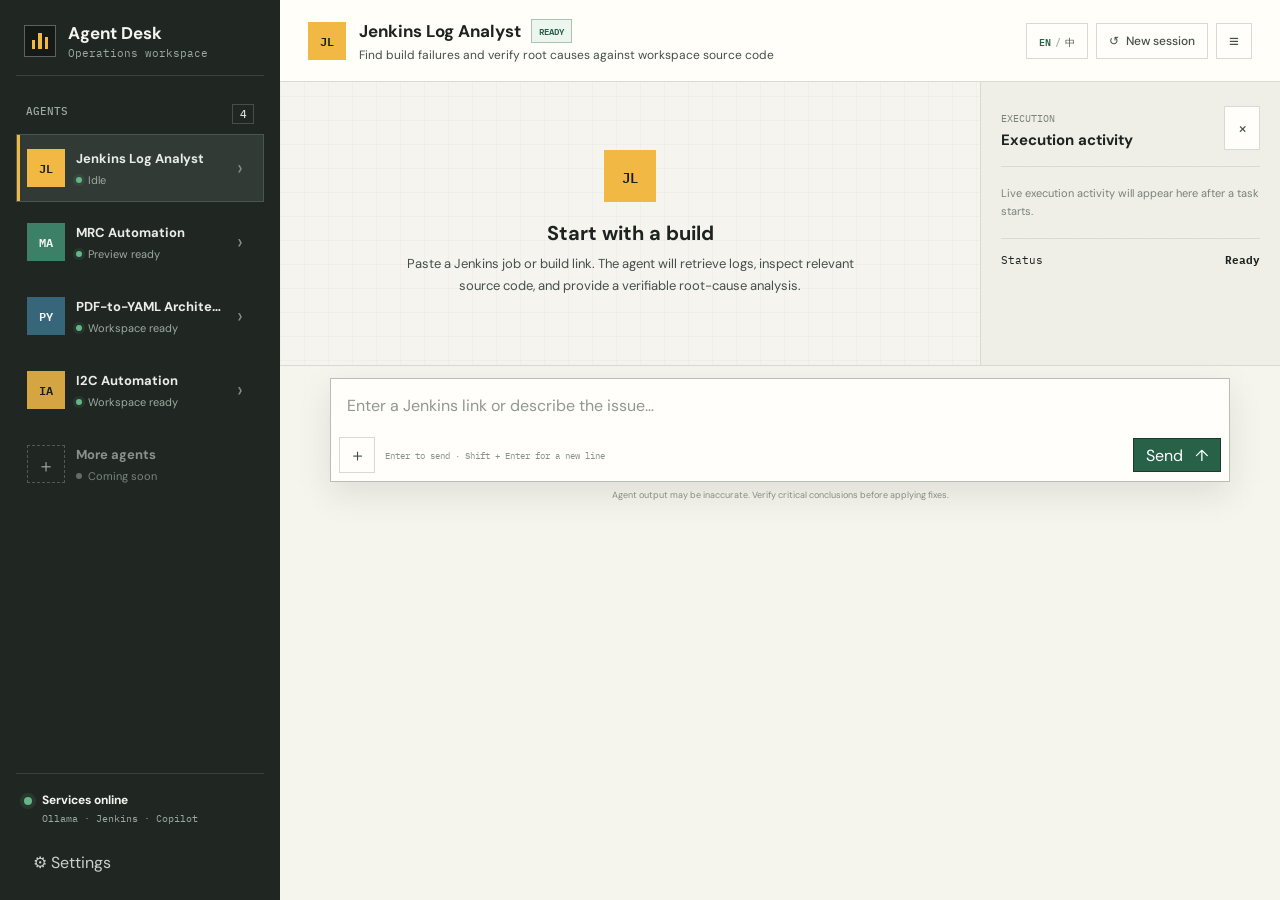
<file: web/frontend/index.html>
<!doctype html>
<html lang="en">
<head>
  <meta charset="UTF-8">
  <meta name="viewport" content="width=device-width, initial-scale=1.0">
  <meta name="theme-color" content="#1d2420">
  <title>Agent Desk</title>
  <link rel="preconnect" href="https://fonts.googleapis.com">
  <link rel="preconnect" href="https://fonts.gstatic.com" crossorigin>
  <link href="https://fonts.googleapis.com/css2?family=DM+Sans:wght@400;500;600;700&family=IBM+Plex+Mono:wght@400;500;600&display=swap" rel="stylesheet">
  <link rel="stylesheet" href="./styles.css">
</head>
<body>
  <div class="app-shell">
    <aside class="agent-sidebar" id="agentSidebar">
      <header class="brand-row">
        <div class="brand-mark" aria-hidden="true"><span></span><span></span><span></span></div>
        <div><strong>Agent Desk</strong><small data-i18n="brandSubtitle">Operations workspace</small></div>
        <button class="icon-button mobile-only" id="closeSidebar" aria-label="Close agent list" title="Close" data-i18n-aria="closeAgentList" data-i18n-title="close">×</button>
      </header>
      <div class="sidebar-heading"><span>Agents</span><span class="agent-count">4</span></div>
      <nav class="agent-list" aria-label="Agent list" data-i18n-aria="agentList">
        <button class="agent-item is-active" data-agent="jenkins">
          <span class="agent-avatar avatar-jenkins">JL</span>
          <span class="agent-copy"><strong>Jenkins Log Analyst</strong><small><i class="status-dot idle"></i> <span data-i18n="idle">Idle</span></small></span><span class="chevron">›</span>
        </button>
        <button class="agent-item" data-agent="mrc">
          <span class="agent-avatar avatar-mrc">MA</span>
          <span class="agent-copy"><strong>MRC Automation</strong><small><i class="status-dot idle"></i> <span data-i18n="previewReady">Preview ready</span></small></span><span class="chevron">›</span>
        </button>
        <button class="agent-item" data-agent="pdf-yaml">
          <span class="agent-avatar avatar-pdf">PY</span>
          <span class="agent-copy"><strong>PDF-to-YAML Architecture</strong><small><i class="status-dot idle"></i> <span data-i18n="workspaceReady">Workspace ready</span></small></span><span class="chevron">›</span>
        </button>
        <button class="agent-item" data-agent="i2c">
          <span class="agent-avatar avatar-i2c">IA</span>
          <span class="agent-copy"><strong>I2C Automation</strong><small><i class="status-dot idle"></i> <span data-i18n="workspaceReady">Workspace ready</span></small></span><span class="chevron">›</span>
        </button>
        <div class="agent-item agent-placeholder" aria-disabled="true">
          <span class="agent-avatar avatar-more">＋</span>
          <span class="agent-copy"><strong data-i18n="moreAgents">More agents</strong><small><i class="status-dot"></i> <span data-i18n="comingSoon">Coming soon</span></small></span>
        </div>
      </nav>
      <div class="sidebar-footer">
        <div class="connection-row"><span class="pulse-dot"></span><div><strong data-i18n="servicesOnline">Services online</strong><small>Ollama · Jenkins · Copilot</small></div></div>
        <button class="sidebar-action" id="settingsButton"><span aria-hidden="true">⚙</span> <span data-i18n="settings">Settings</span></button>
      </div>
    </aside>

    <main class="chat-workspace">
      <header class="chat-header">
        <button class="icon-button mobile-only" id="openSidebar" aria-label="Open agent list" title="Agents" data-i18n-aria="openAgentList">☰</button>
        <div class="current-agent">
          <span class="agent-avatar avatar-jenkins" id="headerAvatar">JL</span>
          <div>
            <div class="title-line"><h1 id="agentTitle">Jenkins Log Analyst</h1><span class="status-pill" id="agentStatus">Ready</span></div>
            <p id="agentDescription" data-i18n="agentDescription">Find build failures and verify root causes against workspace source code</p>
          </div>
        </div>
        <div class="header-actions">
          <button class="language-button" id="languageToggle" type="button" aria-label="切换到中文" title="切换到中文"><span class="language-current">EN</span><span class="language-separator">/</span><span class="language-next">中</span></button>
          <button class="text-button" id="clearButton"><span aria-hidden="true">↺</span><b data-i18n="newSession">New session</b></button>
          <button class="icon-button" id="activityToggle" aria-label="Show execution activity" title="Execution activity" data-i18n-aria="showActivity" data-i18n-title="activityTitle">≡</button>
        </div>
      </header>

      <section class="run-strip is-hidden" id="runStrip" aria-live="polite">
        <div class="run-summary"><span class="run-indicator"><i></i></span><div><strong id="runTitle" data-i18n="preparingTask">Preparing task</strong><small id="runMeta" data-i18n="waitingAgent">Waiting for the agent</small></div></div>
        <div class="run-stages" aria-label="Agent execution stages" data-i18n-aria="agentStages"><span>Route</span><b></b><span>Jenkins</span><b></b><span>Copilot</span><b></b><span>Answer</span></div>
        <button class="icon-button strip-close" id="stripClose" aria-label="Collapse status bar" title="Collapse" data-i18n-aria="collapseStatus" data-i18n-title="collapse">×</button>
      </section>

      <div class="content-grid">
        <section class="conversation" id="conversation" aria-live="polite">
          <div class="empty-state" id="emptyState">
            <span class="empty-mark">JL</span>
            <h2 data-i18n="emptyTitle">Start with a build</h2>
            <p data-i18n="emptyDescription">Paste a Jenkins job or build link. The agent will retrieve logs, inspect relevant source code, and provide a verifiable root-cause analysis.</p>
          </div>
        </section>

        <aside class="activity-panel" id="activityPanel">
          <header><div><span class="eyebrow">Execution</span><h2 data-i18n="activityTitle">Execution activity</h2></div><button class="icon-button" id="closeActivity" aria-label="Close execution activity" title="Close" data-i18n-aria="closeActivity" data-i18n-title="close">×</button></header>
          <div class="activity-list" id="activityList"><p class="activity-empty" data-i18n="activityEmpty">Live execution activity will appear here after a task starts.</p></div>
          <div class="activity-footer"><span data-i18n="status">Status</span><strong id="activityStatus">Ready</strong></div>
        </aside>
      </div>

      <section class="mrc-workspace is-hidden" id="mrcWorkspace" aria-label="MRC Automation preview">
        <div class="mrc-toolbar">
          <div>
            <span class="eyebrow" data-i18n="mrcCycle">Reporting cycle</span>
            <div class="week-picker"><button class="icon-button" type="button" id="previousWeek" aria-label="Previous week">‹</button><strong id="targetWeek">—</strong><button class="icon-button" type="button" id="nextWeek" aria-label="Next week">›</button></div>
          </div>
          <div class="preview-badge"><i></i><span data-i18n="staticPreview">Manual operation mode</span></div>
          <button class="automation-button" type="button" id="automationToggle" aria-pressed="false"><span class="automation-indicator" aria-hidden="true"></span><span data-i18n="enableAutomation">Enable automation</span></button>
          <div class="scan-action">
            <div class="reminder-selector" role="group" aria-label="Reminder template" data-i18n-aria="reminderTemplate">
              <label><input type="checkbox" name="reminderType" value="reminder" checked><span>1st</span></label>
              <label><input type="checkbox" name="reminderType" value="lastreminder"><span>2nd</span></label>
            </div>
            <button class="sync-button" type="button" id="scanPreview"><span aria-hidden="true">↻</span><span data-i18n="scanSharePoint">Scan SharePoint</span></button>
          </div>
          <div class="mail-action"><label><input type="checkbox" id="sendAll"><span data-i18n="allOwnersOption">All</span></label><button class="action-button" type="button" id="sendMail"><span data-i18n="sendMail">Send Mail</span></button></div>
          <button class="action-button" type="button" id="sendTestMail"><span data-i18n="sendTestMail">Test Mail</span></button>
          <button class="action-button" type="button" id="generatePpt"><span data-i18n="generatePpt">Generate PPT</span></button>
          <button class="action-button" type="button" id="uploadPpt"><span data-i18n="uploadPpt">Upload PPT</span></button>
        </div>

        <div class="mrc-scroll">
          <section class="mrc-overview" aria-label="MRC summary">
            <article class="metric"><span data-i18n="excelFiles">Excel files</span><strong id="fileCount">2</strong><small id="workbookNames">Execution_MRC_WW15.xlsx · Platform_MRC_WW15.xlsx</small></article>
            <article class="metric"><span data-i18n="projectOwners">Project owners</span><strong id="ownerCount">8</strong><small data-i18n="individualDrafts">One individual draft per owner</small></article>
            <article class="metric attention"><span data-i18n="missingUpdates">Missing updates</span><strong id="missingCount">3</strong><small data-i18n="lastReminderRecipients">Final reminder recipients</small></article>
          </section>

          <section class="artifact-band" aria-label="Weekly files">
            <div><span class="eyebrow" data-i18n="weeklyExcel">Weekly Excel</span><div class="artifact-list" id="excelArtifacts"><span class="artifact-empty" data-i18n="noExcelArtifacts">No local Excel files</span></div></div>
            <div><span class="eyebrow" data-i18n="generatedPpt">Generated PPT</span><div class="artifact-list" id="pptArtifacts"><span class="artifact-empty" data-i18n="noPptArtifacts">Choose Generate PPT to create presentations</span></div></div>
          </section>

          <section class="schedule-band" aria-label="Reminder schedule">
            <span class="eyebrow schedule-heading" data-i18n="schedule">Schedule</span>
            <div class="schedule-flow">
              <div class="schedule-step is-active"><b>Last Tue</b><span data-i18n="allOwners">All owners</span><small data-i18n="firstReminder">First reminder</small></div>
              <div class="schedule-line"></div>
              <div class="schedule-step warning"><b>Mon</b><span data-i18n="missingOnly">Missing only</span><small data-i18n="secondReminder">Second reminder</small></div>
              <div class="schedule-line"></div>
              <div class="schedule-step ppt-step"><b>Tue</b><span data-i18n="generatePpt">Generate PPT</span><small data-i18n="summary">Summary</small></div>
            </div>
          </section>

          <div class="mrc-main-grid">
            <section class="draft-panel">
              <header class="panel-heading"><div><span class="eyebrow" data-i18n="recipients">Recipients</span><h2 data-i18n="draftQueue">Draft queue</h2></div><span class="queue-count"><b id="draftCount">3</b> <span data-i18n="drafts">drafts</span></span></header>
              <div class="queue-filters" role="group" aria-label="Draft queue filter"><button class="is-active" type="button" data-draft-filter="all" data-i18n="allOwnersOption">All</button><button type="button" data-draft-filter="missing" data-i18n="notUpdated">Not Updated</button></div>
              <div class="draft-list" id="draftList">
                <button class="draft-row is-selected" type="button" data-draft="0"><span class="owner-mark">AK</span><span><strong>alex.kim@example.com</strong><small>Core Platform · Atlas Migration</small></span><b>2</b></button>
                <button class="draft-row" type="button" data-draft="1"><span class="owner-mark">MS</span><span><strong>maya.singh@example.com</strong><small>Data Systems · Metrics Hub</small></span><b>1</b></button>
                <button class="draft-row" type="button" data-draft="2"><span class="owner-mark">JL</span><span><strong>jordan.lee@example.com</strong><small>Validation · Falcon CI</small></span><b>1</b></button>
              </div>
              <nav class="draft-pagination is-hidden" id="draftPagination" aria-label="Draft queue pages" data-i18n-aria="draftQueuePages">
                <button class="icon-button" type="button" id="previousDraftPage" aria-label="Previous page" data-i18n-aria="previousPage">‹</button>
                <span id="draftPageStatus">1 / 1</span>
                <button class="icon-button" type="button" id="nextDraftPage" aria-label="Next page" data-i18n-aria="nextPage">›</button>
              </nav>
              <div class="data-note"><span>!</span><p><strong data-i18n="dataQuality">Data quality</strong><small data-i18n="dataQualityDetail">1 row skipped: missing owner email. Duplicate project rows were merged.</small></p></div>
            </section>

            <section class="email-panel">
              <header class="panel-heading"><div><span class="eyebrow" data-i18n="emailPreview">Email preview</span><h2 id="previewRecipient">alex.kim@example.com</h2></div><button class="quiet-button" type="button" id="openTemplate" data-i18n="openTemplate">Open template</button></header>
              <div class="email-meta"><span data-i18n="subject">Subject</span><strong id="emailSubject">—</strong></div>
              <div class="email-canvas" id="emailCanvas">
                <div class="email-banner"><small>Project status reminder</small><strong>Please update the project status.</strong></div>
                <div class="email-content">
                  <p>Hi, <strong id="previewOwner">Alex</strong></p>
                  <p>You are receiving this email because one or more projects assigned to you require a status update.</p>
                  <table><thead><tr><th>Function team</th><th>Project</th><th>Status comments</th></tr></thead><tbody id="previewProjects"><tr><td>Core Platform</td><td>Atlas Migration</td><td><span class="missing-pill">Missing</span></td></tr><tr><td>Core Platform</td><td>Runtime Refresh</td><td><span class="missing-pill">Missing</span></td></tr></tbody></table>
                  <p>Please update the status in <a href="#" id="workbookLink">Execution_MRC_WW15.xlsx</a> so that the project status review can be generated.</p>
                  <a class="email-cta" href="#">Go to update</a>
                </div>
                <div class="email-footer">This is an automated reminder from MRC AI Automation.</div>
              </div>
            </section>
          </div>
        </div>
      </section>

      <section class="pdf-workspace is-hidden" id="pdfWorkspace" aria-label="PDF-to-YAML Architecture workspace">
        <div class="pdf-scroll">
          <header class="pdf-intro">
            <div>
              <span class="eyebrow" data-i18n="architecturePipeline">Architecture pipeline</span>
              <h2 data-i18n="pdfWorkspaceTitle">Turn architecture diagrams into traceable YAML</h2>
              <p data-i18n="pdfWorkspaceDescription">Configure a SharePoint source or upload a PDF directly. Reference guides provide the authoring rules used during extraction.</p>
            </div>
            <div class="pipeline-status"><i></i><span data-i18n="configurationStage">Configuration stage</span></div>
          </header>

          <div class="pdf-layout">
            <section class="pdf-main-column">
              <article class="pdf-panel source-panel">
                <header class="pdf-panel-heading"><div><span class="eyebrow" data-i18n="sharePointSource">SharePoint source</span><h3 data-i18n="sourceLocation">Source location</h3></div><div class="panel-heading-status"><span class="context-badge is-future" data-i18n="futureSource">Future source</span><span class="saved-state" id="sharePointSavedState" data-i18n="notSaved">Not saved</span></div></header>
                <div class="source-form">
                  <label for="sharePointAddress" data-i18n="sharePointAddress">SharePoint folder address</label>
                  <div class="source-input-row">
                    <input id="sharePointAddress" type="url" placeholder="https://intel.sharepoint.com/sites/..." autocomplete="off">
                    <button class="sync-button" type="button" id="saveSharePoint"><span data-i18n="saveAddress">Save address</span></button>
                  </div>
                  <p data-i18n="sharePointHint">The agent will scan PDF files from this location when SharePoint integration is enabled.</p>
                </div>
              </article>

              <article class="pdf-panel upload-panel">
                <header class="pdf-panel-heading"><div><span class="eyebrow" data-i18n="directUpload">Direct upload</span><h3 data-i18n="architecturePdf">Architecture PDF</h3></div><span class="context-badge is-required" data-i18n="requiredInput">Required input</span></header>
                <label class="drop-zone" for="architecturePdfInput" id="pdfDropZone">
                  <input id="architecturePdfInput" type="file" accept="application/pdf,.pdf" hidden>
                  <span class="upload-symbol" aria-hidden="true">↑</span>
                  <strong data-i18n="choosePdf">Choose an architecture PDF</strong>
                  <small data-i18n="pdfUploadHint">PDF only · one document per conversion</small>
                </label>
                <div class="pdf-preparation is-hidden" id="pdfPreparation" aria-live="polite">
                  <div><span id="pdfPreparationStatus" data-i18n="preparingPdf">Uploading and locating architecture figures</span><strong id="pdfPreparationPercent">0%</strong></div>
                  <div class="pdf-progress-track"><span id="pdfPreparationBar"></span></div>
                </div>
                <div class="selected-pdf is-hidden" id="selectedPdf">
                  <span class="file-type">PDF</span><div><strong id="selectedPdfName"></strong><small id="selectedPdfMeta"></small></div><a class="icon-button" id="downloadPreparedPdf" href="#" download aria-label="Download prepared PDF" title="Download prepared PDF">↓</a><button class="icon-button" type="button" id="removePdf" aria-label="Remove PDF" title="Remove">×</button>
                </div>
              </article>

              <article class="pdf-panel reference-panel">
                <header class="pdf-panel-heading"><div><span class="eyebrow" data-i18n="authoringContext">Authoring context</span><h3 data-i18n="referenceFiles">AI reference files</h3></div><span class="context-badge" data-i18n="workspaceResource">Workspace</span><label class="quiet-button reference-upload" for="referenceFilesInput"><span aria-hidden="true">＋</span><span data-i18n="addFiles">Add files</span><input id="referenceFilesInput" type="file" accept=".md,.pdf,.txt,.yaml,.yml,text/markdown,text/plain,application/pdf,application/yaml" multiple hidden></label></header>
                <p class="panel-copy" data-i18n="referenceHint">Upload the YAML authoring guide and related specifications. Uploaded files remain available for download in this workspace.</p>
                <div class="reference-list" id="referenceFileList">
                  <div class="reference-empty"><span>REF</span><p><strong data-i18n="noReferenceFiles">No reference files uploaded</strong><small data-i18n="referenceTypes">Accepted formats: Markdown, PDF, YAML and text</small></p></div>
                </div>
              </article>
            </section>

            <aside class="pdf-run-panel">
              <span class="eyebrow" data-i18n="conversionRun">Conversion run</span>
              <h3 data-i18n="generateYaml">Generate YAML</h3>
              <div class="conversion-flow">
                <div data-generation-step="0"><span>1</span><p><strong data-i18n="readDocument">Read document</strong><small data-i18n="readDocumentDetail">Locate architecture diagrams</small></p></div>
                <div data-generation-step="1"><span>2</span><p><strong data-i18n="extractTopology">Extract topology</strong><small data-i18n="extractTopologyDetail">Boards, elements, ports, connections</small></p></div>
                <div data-generation-step="2"><span>3</span><p><strong data-i18n="validateYaml">Validate YAML</strong><small data-i18n="validateYamlDetail">Schema and traceability checks</small></p></div>
              </div>
              <div class="run-requirement"><span>!</span><p data-i18n="runRequirement">Choose a local PDF to prepare a conversion.</p></div>
              <button class="generate-yaml-button" type="button" id="generateYaml" disabled><span data-i18n="generateYaml">Generate YAML</span><span aria-hidden="true">→</span></button>
              <div class="generation-progress" id="generationProgress" aria-live="polite">
                <div class="generation-progress-heading"><span id="generationStatus" data-i18n="generationReady">Ready to generate</span><strong id="generationPercent">0%</strong></div>
                <div class="generation-progress-track"><span id="generationProgressBar"></span></div>
                <div class="generation-timer"><span data-i18n="elapsedTime">Elapsed time</span><strong id="generationTimer">00:00</strong></div>
                <div class="copilot-activity">
                  <div class="copilot-activity-heading"><span class="copilot-activity-dot" id="copilotActivityDot" aria-hidden="true"></span><strong data-i18n="copilotActivity">Copilot activity</strong></div>
                  <ol id="copilotActivityList" aria-live="polite"><li data-i18n="copilotWaiting">Waiting to start</li></ol>
                  <button class="copilot-history-button" type="button" id="showCopilotHistory" data-i18n="viewCopilotHistory" disabled>View full history</button>
                </div>
              </div>
              <small class="engine-note" data-i18n="enginePending">The PDF and reference files are sent to Copilot for this conversion only.</small>
            </aside>
          </div>

          <section class="yaml-result is-hidden" id="yamlResult" aria-live="polite">
            <header class="yaml-result-header">
              <div><span class="eyebrow" data-i18n="generatedArtifact">Generated artifact</span><div class="result-title-line"><h2 id="yamlFileName">architecture.yml</h2><span class="sample-badge generated-badge" data-i18n="generatedOutput">Copilot output</span></div></div>
              <div class="result-actions">
                <button class="quiet-button" type="button" id="copyYaml"><span aria-hidden="true">▣</span><span data-i18n="copyYaml">Copy</span></button>
                <button class="quiet-button" type="button" id="downloadYaml"><span aria-hidden="true">↓</span><span data-i18n="downloadYaml">Download .yml</span></button>
                <button class="sync-button" type="button" id="regenerateYaml"><span aria-hidden="true">↻</span><span data-i18n="regenerateYaml">Regenerate</span></button>
              </div>
            </header>
            <div class="result-meta">
              <div><span data-i18n="sourceDocument">Source document</span><strong id="yamlSourceDocument">—</strong></div>
              <div><span data-i18n="sourcePages">Source pages</span><strong id="yamlSourcePages" data-i18n="sourcePagesPending">Pending AI detection</strong></div>
              <div><span data-i18n="generatedAt">Generated</span><strong id="yamlGeneratedAt">—</strong></div>
            </div>
            <div class="yaml-result-grid">
              <div class="yaml-code-panel">
                <div class="code-toolbar"><span>YAML</span><small id="yamlLineCount">0 lines</small></div>
                <pre><code id="yamlPreview"></code></pre>
              </div>
            </div>
          </section>
        </div>
      </section>

      <section class="i2c-workspace is-hidden" id="i2cWorkspace" aria-label="I2C Automation workspace">
        <div class="i2c-scroll">
          <header class="i2c-intro">
            <div>
              <span class="eyebrow" data-i18n="i2cPipeline">Waveform decoder</span>
              <h2 data-i18n="i2cWorkspaceTitle">Decode I2C and SMBus CSV captures</h2>
              <p data-i18n="i2cWorkspaceDescription">Upload oscilloscope CSV captures with time, SCL and SDA columns. The decoder exports protocol detail, text report and a spreadsheet summary.</p>
            </div>
            <div class="pipeline-status"><i></i><span data-i18n="workspaceReady">Workspace ready</span></div>
          </header>

          <div class="i2c-layout">
            <section class="i2c-main-column">
              <article class="i2c-panel">
                <header class="pdf-panel-heading"><div><span class="eyebrow" data-i18n="directUpload">Direct upload</span><h3 data-i18n="i2cCaptureCsv">Capture CSV</h3></div><span class="context-badge is-required" data-i18n="requiredInput">Required input</span></header>
                <form class="i2c-form" id="i2cForm">
                  <label class="drop-zone" for="i2cCaptureInput" id="i2cDropZone">
                    <input id="i2cCaptureInput" type="file" accept=".csv,text/csv" required hidden>
                    <span class="upload-symbol" aria-hidden="true">↑</span>
                    <strong data-i18n="chooseI2cCsv">Choose an oscilloscope CSV</strong>
                    <small data-i18n="i2cUploadHint">CSV only · one capture per decode</small>
                  </label>
                  <div class="selected-i2c is-hidden" id="selectedI2cCapture">
                    <span class="file-type">CSV</span><div><strong id="selectedI2cName"></strong><small id="selectedI2cMeta"></small></div><button class="icon-button" type="button" id="removeI2cCapture" aria-label="Remove CSV" title="Remove">×</button>
                  </div>
                  <div class="i2c-options">
                    <label><span data-i18n="timeColumn">Time column</span><input id="i2cTimeColumn" name="time_col" type="text" placeholder="auto"></label>
                    <label><span data-i18n="sclColumn">SCL column</span><input id="i2cSclColumn" name="scl_col" type="text" placeholder="auto"></label>
                    <label><span data-i18n="sdaColumn">SDA column</span><input id="i2cSdaColumn" name="sda_col" type="text" placeholder="auto"></label>
                    <label><span data-i18n="sclThreshold">SCL threshold</span><input id="i2cSclThreshold" name="scl_threshold" type="number" step="0.001" placeholder="auto"></label>
                    <label><span data-i18n="sdaThreshold">SDA threshold</span><input id="i2cSdaThreshold" name="sda_threshold" type="number" step="0.001" placeholder="auto"></label>
                    <label><span data-i18n="hysteresis">Hysteresis</span><input id="i2cHysteresis" name="hysteresis_fraction" type="number" min="0" max="0.5" step="0.01" value="0.05"></label>
                  </div>
                  <button class="generate-yaml-button" type="submit" id="i2cDecodeButton" disabled><span data-i18n="decodeI2c">Decode capture</span><span aria-hidden="true">→</span></button>
                </form>
              </article>
            </section>

            <aside class="i2c-result-panel">
              <span class="eyebrow" data-i18n="decodeResult">Decode result</span>
              <h3 id="i2cResultTitle" data-i18n="waitingForCapture">Waiting for capture</h3>
              <div class="i2c-result-grid">
                <div><span data-i18n="transactions">Transactions</span><strong id="i2cTxnCount">—</strong></div>
                <div><span data-i18n="completeTransactions">Complete</span><strong id="i2cCompleteCount">—</strong></div>
                <div><span data-i18n="addresses">Addresses</span><strong id="i2cAddresses">—</strong></div>
                <div><span data-i18n="sclFrequency">SCL frequency</span><strong id="i2cSclFrequency">—</strong></div>
              </div>
              <div class="artifact-list i2c-artifacts" id="i2cArtifacts"><span class="artifact-empty" data-i18n="noI2cArtifacts">Run a decode to create artifacts</span></div>
              <div class="i2c-summary-table"><table><thead><tr><th>Txn</th><th>Address</th><th>Register</th><th>Data</th><th>Status</th></tr></thead><tbody id="i2cSummaryBody"><tr><td colspan="5" data-i18n="noDecodedTransactions">No decoded transactions yet</td></tr></tbody></table></div>
            </aside>
          </div>
        </div>
      </section>

      <footer class="composer-wrap" id="composerWrap">
        <form class="composer" id="messageForm">
          <textarea id="messageInput" rows="1" placeholder="Enter a Jenkins link or describe the issue…" aria-label="Message" data-i18n-placeholder="messagePlaceholder" data-i18n-aria="message"></textarea>
          <div class="composer-footer"><div class="composer-tools"><button type="button" class="icon-button" aria-label="Add attachment" title="Add attachment" data-i18n-aria="addAttachment" data-i18n-title="addAttachment">＋</button><span data-i18n="composerHint">Enter to send · Shift + Enter for a new line</span></div><button class="send-button" id="sendButton" type="submit"><span data-i18n="send">Send</span><span aria-hidden="true">↑</span></button></div>
        </form>
        <p class="disclaimer" data-i18n="disclaimer">Agent output may be inaccurate. Verify critical conclusions before applying fixes.</p>
      </footer>
    </main>
  </div>
  <dialog class="email-dialog" id="emailDialog">
    <header><strong data-i18n="emailPreview">Email preview</strong><button class="icon-button" type="button" id="closeEmailDialog" aria-label="Close" data-i18n-aria="close">×</button></header>
    <div class="email-dialog-body" id="emailDialogBody"></div>
  </dialog>
  <dialog class="copilot-history-dialog" id="copilotHistoryDialog">
    <header><div><strong data-i18n="copilotHistoryTitle">Copilot activity history</strong><small data-i18n="copilotHistoryHint">Visible status and process messages from the current conversion</small></div><button class="icon-button" type="button" id="closeCopilotHistory" aria-label="Close" data-i18n-aria="close">×</button></header>
    <ol class="copilot-history-list" id="copilotHistoryList"></ol>
  </dialog>
  <dialog class="test-mail-dialog" id="testMailDialog">
    <form id="testMailForm">
      <header><strong data-i18n="sendTestMail">Test Mail</strong><button class="icon-button" type="button" id="closeTestMailDialog" aria-label="Close" data-i18n-aria="close">×</button></header>
      <div class="test-mail-dialog-body">
        <label for="testMailRecipient" data-i18n="recipientEmail">Recipient email</label>
        <input id="testMailRecipient" name="recipient_email" type="email" maxlength="320" autocomplete="email" required data-i18n-placeholder="recipientEmailPlaceholder">
        <p data-i18n="testMailHint">Uses the first owner with a missing update in the selected reporting cycle.</p>
      </div>
      <footer>
        <button class="quiet-button" type="button" id="cancelTestMail" data-i18n="cancel">Cancel</button>
        <button class="sync-button" type="submit" data-i18n="confirmSend">Send</button>
      </footer>
    </form>
  </dialog>
  <dialog class="test-mail-dialog" id="sendMailDialog">
    <form id="sendMailForm">
      <header><strong data-i18n="confirmMailTitle">Confirm mail delivery</strong><button class="icon-button" type="button" id="closeSendMailDialog" aria-label="Close" data-i18n-aria="close">×</button></header>
      <div class="test-mail-dialog-body">
        <p id="sendMailConfirmation"></p>
        <p data-i18n="confirmMailWarning">Emails will be sent immediately and cannot be recalled.</p>
      </div>
      <footer>
        <button class="quiet-button" type="button" id="cancelSendMail" data-i18n="cancel">Cancel</button>
        <button class="sync-button" type="submit" data-i18n="confirmSend">Send</button>
      </footer>
    </form>
  </dialog>
  <div class="toast" id="toast" role="status"><span id="toastMessage"></span><button class="toast-close is-hidden" type="button" id="closeToast" aria-label="Close" data-i18n-aria="close">×</button></div>
  <script src="./app.js"></script>
</body>
</html>
</file>
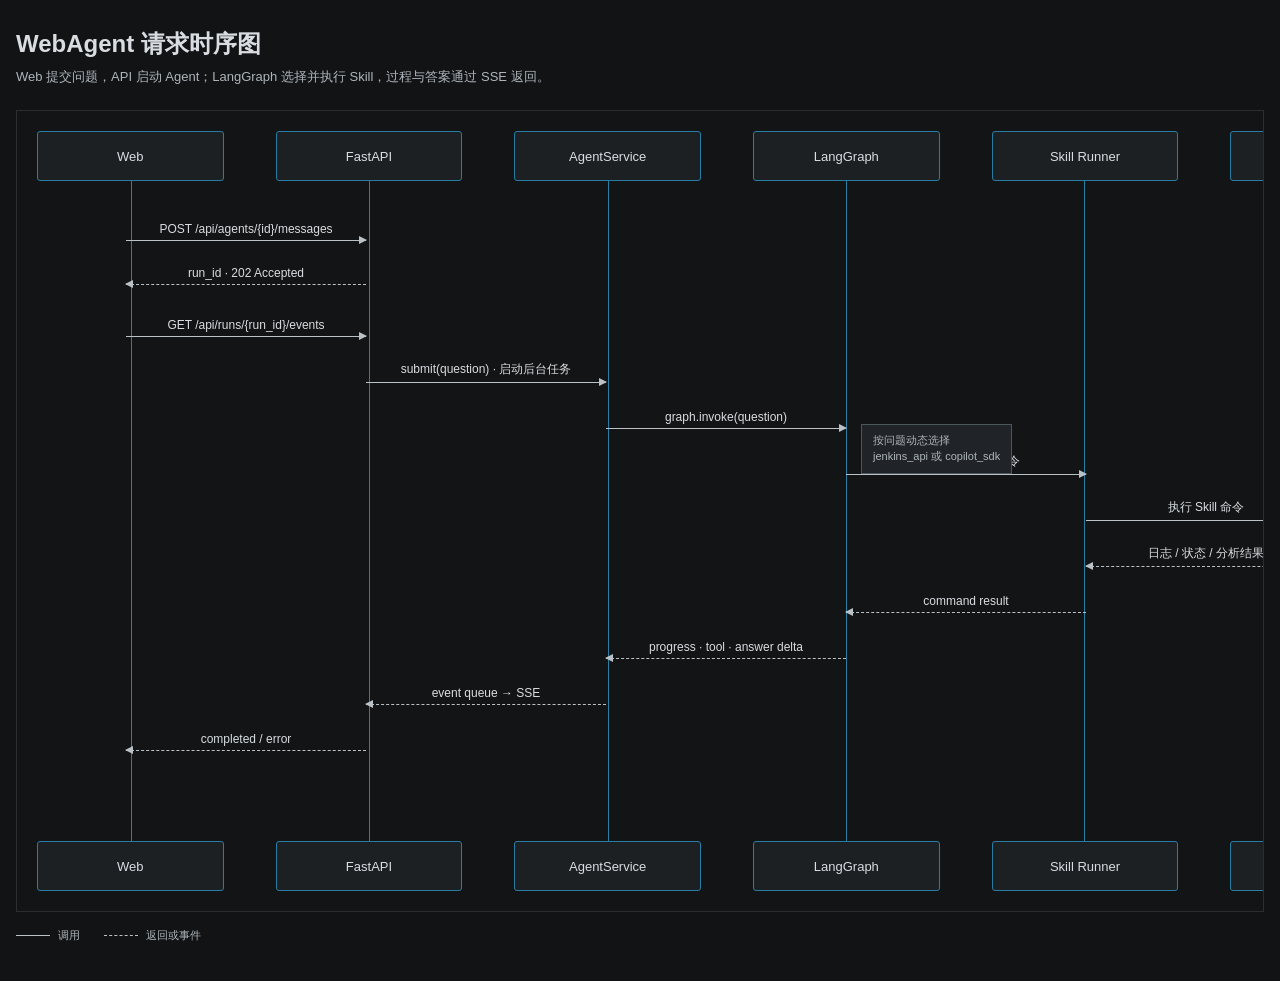
<file: architecture.html>
<!doctype html>
<html lang="zh-CN">
<head>
  <meta charset="UTF-8">
  <meta name="viewport" content="width=device-width, initial-scale=1.0">
  <title>WebAgent 时序图</title>
  <style>
    :root {
      --bg: #111315;
      --panel: #1d2023;
      --text: #d9dde1;
      --muted: #aeb5bb;
      --line: #287da3;
      --message: #bbc2c7;
      --accent: #4ba2c7;
      font-family: "Segoe UI", "Microsoft YaHei", sans-serif;
      color: var(--text);
      background: var(--bg);
    }

    * { box-sizing: border-box; }
    body { min-width: 320px; min-height: 100vh; margin: 0; background: var(--bg); }
    main { width: min(1500px, calc(100% - 32px)); margin: 0 auto; padding: 28px 0 38px; }
    header { margin-bottom: 24px; }
    h1 { margin: 0; font-size: 24px; letter-spacing: 0; }
    header p { margin: 8px 0 0; color: var(--muted); font-size: 13px; }

    .diagram-shell { overflow-x: auto; padding: 20px; border: 1px solid #292e32; background: #121416; }
    .diagram { position: relative; width: 1380px; height: 760px; margin: 0 auto; }
    .participants { position: absolute; inset: 0 0 auto; display: grid; grid-template-columns: repeat(6, 1fr); gap: 52px; z-index: 3; }
    .participants.bottom { top: auto; bottom: 0; }
    .participant { height: 50px; display: grid; place-items: center; border: 1px solid var(--line); border-radius: 3px; background: var(--panel); font-size: 13px; }

    .lifelines { position: absolute; inset: 50px 0; display: grid; grid-template-columns: repeat(6, 1fr); gap: 52px; padding: 0 1px; }
    .lifeline { position: relative; }
    .lifeline::before { content: ""; position: absolute; top: 0; bottom: 0; left: 50%; width: 1px; background: var(--line); }

    .message { position: absolute; z-index: 2; height: 34px; color: var(--text); font-size: 12px; }
    .message .label { position: absolute; left: 0; right: 0; bottom: 11px; text-align: center; white-space: nowrap; }
    .message .shaft { position: absolute; left: 0; right: 0; bottom: 6px; height: 1px; background: var(--message); }
    .message.forward .shaft::after { content: ""; position: absolute; right: -1px; top: -4px; border-width: 4px 0 4px 8px; border-style: solid; border-color: transparent transparent transparent var(--message); }
    .message.return .shaft { height: 0; border-top: 1px dashed var(--message); background: transparent; }
    .message.return .shaft::before { content: ""; position: absolute; left: -1px; top: -5px; border-width: 4px 8px 4px 0; border-style: solid; border-color: transparent var(--message) transparent transparent; }

    .note { position: absolute; z-index: 4; padding: 8px 11px; border: 1px solid #4c565d; background: #202428; color: var(--muted); font-size: 11px; line-height: 1.45; }

    /* Participant centers: 89, 329, 569, 809, 1049, 1289 */
    .m1 { top: 82px; left: 89px; width: 240px; }
    .m2 { top: 126px; left: 89px; width: 240px; }
    .m3 { top: 178px; left: 89px; width: 240px; }
    .m4 { top: 224px; left: 329px; width: 240px; }
    .m5 { top: 270px; left: 569px; width: 240px; }
    .m6 { top: 316px; left: 809px; width: 240px; }
    .m7 { top: 362px; left: 1049px; width: 240px; }
    .m8 { top: 408px; left: 1049px; width: 240px; }
    .m9 { top: 454px; left: 809px; width: 240px; }
    .m10 { top: 500px; left: 569px; width: 240px; }
    .m11 { top: 546px; left: 329px; width: 240px; }
    .m12 { top: 592px; left: 89px; width: 240px; }
    .note-route { top: 293px; left: 824px; }

    .legend { display: flex; gap: 24px; margin-top: 16px; color: var(--muted); font-size: 11px; }
    .legend span { display: inline-flex; align-items: center; gap: 8px; }
    .legend i { width: 34px; border-top: 1px solid var(--message); }
    .legend .dashed { border-top-style: dashed; }

    @media (max-width: 700px) {
      main { width: calc(100% - 16px); padding-top: 14px; }
      header { padding: 0 6px; }
      .diagram-shell { padding: 12px; }
    }

    @media print {
      :root { --bg: #fff; --panel: #f5f5f5; --text: #111; --muted: #444; --message: #333; }
      main { width: 100%; padding: 0; }
      .diagram-shell { overflow: visible; border: 0; }
      .diagram { transform: scale(.72); transform-origin: top left; }
    }
  </style>
</head>
<body>
  <main>
    <header>
      <h1>WebAgent 请求时序图</h1>
      <p>Web 提交问题，API 启动 Agent；LangGraph 选择并执行 Skill，过程与答案通过 SSE 返回。</p>
    </header>

    <section class="diagram-shell" aria-label="WebAgent 请求时序图">
      <div class="diagram">
        <div class="participants">
          <div class="participant">Web</div>
          <div class="participant">FastAPI</div>
          <div class="participant">AgentService</div>
          <div class="participant">LangGraph</div>
          <div class="participant">Skill Runner</div>
          <div class="participant">Jenkins / Copilot</div>
        </div>

        <div class="lifelines" aria-hidden="true">
          <div class="lifeline"></div><div class="lifeline"></div><div class="lifeline"></div>
          <div class="lifeline"></div><div class="lifeline"></div><div class="lifeline"></div>
        </div>

        <div class="message forward m1"><span class="label">POST /api/agents/{id}/messages</span><i class="shaft"></i></div>
        <div class="message return m2"><span class="label">run_id · 202 Accepted</span><i class="shaft"></i></div>
        <div class="message forward m3"><span class="label">GET /api/runs/{run_id}/events</span><i class="shaft"></i></div>
        <div class="message forward m4"><span class="label">submit(question) · 启动后台任务</span><i class="shaft"></i></div>
        <div class="message forward m5"><span class="label">graph.invoke(question)</span><i class="shaft"></i></div>
        <div class="message forward m6"><span class="label">选择 Skill · 规划命令</span><i class="shaft"></i></div>
        <div class="note note-route">按问题动态选择<br>jenkins_api 或 copilot_sdk</div>
        <div class="message forward m7"><span class="label">执行 Skill 命令</span><i class="shaft"></i></div>
        <div class="message return m8"><span class="label">日志 / 状态 / 分析结果</span><i class="shaft"></i></div>
        <div class="message return m9"><span class="label">command result</span><i class="shaft"></i></div>
        <div class="message return m10"><span class="label">progress · tool · answer delta</span><i class="shaft"></i></div>
        <div class="message return m11"><span class="label">event queue → SSE</span><i class="shaft"></i></div>
        <div class="message return m12"><span class="label">completed / error</span><i class="shaft"></i></div>

        <div class="participants bottom">
          <div class="participant">Web</div>
          <div class="participant">FastAPI</div>
          <div class="participant">AgentService</div>
          <div class="participant">LangGraph</div>
          <div class="participant">Skill Runner</div>
          <div class="participant">Jenkins / Copilot</div>
        </div>
      </div>
    </section>

    <div class="legend" aria-label="图例">
      <span><i></i>调用</span>
      <span><i class="dashed"></i>返回或事件</span>
    </div>
  </main>
</body>
</html>
</file>
<file: web/frontend/styles.css>
:root {
  --ink: #1d2420; --ink-soft: #445049; --paper: #f5f4ee; --surface: #fffefa;
  --line: #d9dbd2; --line-strong: #b8beb5; --moss: #266148; --signal: #f1b943;
  --sidebar: #202722; --sidebar-muted: #9da9a0; --shadow: 0 12px 34px rgba(29,36,32,.1);
  font-family: "DM Sans", sans-serif; color: var(--ink); background: var(--paper); font-synthesis: none;
}
* { box-sizing: border-box; }
html, body { margin: 0; min-width: 320px; min-height: 100%; }
body { min-height: 100vh; background: var(--paper); }
button, textarea { font: inherit; } button { cursor: pointer; }
.app-shell { min-height: 100vh; display: grid; grid-template-columns: 280px minmax(0,1fr); }
.agent-sidebar { position: relative; z-index: 20; min-height: 100vh; padding: 24px 16px 18px; color: #f5f5ef; background: var(--sidebar); display: flex; flex-direction: column; }
.brand-row { height: 52px; display: flex; align-items: center; gap: 12px; padding: 0 8px 18px; border-bottom: 1px solid #39423c; }
.brand-row strong { display: block; font-size: 17px; } .brand-row small { display: block; margin-top: 2px; color: var(--sidebar-muted); font: 11px "IBM Plex Mono", monospace; }
.brand-mark { width: 32px; height: 32px; display: grid; grid-template-columns: repeat(3,1fr); align-items: end; gap: 3px; padding: 7px; border: 1px solid #59645c; background: #151a17; }
.brand-mark span { display: block; background: var(--signal); } .brand-mark span:nth-child(1) { height: 55%; } .brand-mark span:nth-child(2) { height: 100%; } .brand-mark span:nth-child(3) { height: 72%; }
.sidebar-heading { display: flex; justify-content: space-between; padding: 28px 10px 10px; color: var(--sidebar-muted); font: 500 11px "IBM Plex Mono", monospace; text-transform: uppercase; }
.agent-count { min-width: 22px; padding: 2px 6px; text-align: center; color: #d8ddd9; border: 1px solid #465048; }
.agent-list { display: grid; gap: 6px; }
.agent-item { width: 100%; min-height: 68px; display: grid; grid-template-columns: 38px minmax(0,1fr) 16px; align-items: center; gap: 11px; padding: 10px; text-align: left; color: #e9ece9; border: 1px solid transparent; background: transparent; }
.agent-item:hover { background: #29312c; } .agent-item.is-active { border-color: #4a574e; background: #313a34; box-shadow: inset 3px 0 var(--signal); }
.agent-placeholder { grid-template-columns: 38px minmax(0,1fr); color: #b2bbb4; cursor: default; opacity: .72; }
.agent-placeholder:hover { background: transparent; }
.agent-avatar { width: 38px; height: 38px; display: inline-grid; place-items: center; flex: 0 0 auto; color: #17201a; font: 600 12px "IBM Plex Mono", monospace; }
.avatar-jenkins { background: var(--signal); } .avatar-mrc { color: #f5f6f3; background: #3c8067; } .avatar-pdf { color: #f5f6f3; background: #37667a; } .avatar-i2c { color: #17201a; background: #d5a443; } .avatar-more { color: #d3dad5; border: 1px dashed #647068; background: transparent; font-size: 18px; }
.agent-copy { min-width: 0; } .agent-copy strong { display: block; overflow: hidden; font-size: 13px; white-space: nowrap; text-overflow: ellipsis; }
.agent-copy small { display: flex; align-items: center; gap: 6px; margin-top: 6px; color: var(--sidebar-muted); font-size: 11px; }
.status-dot { width: 6px; height: 6px; border-radius: 50%; background: #7d887f; } .status-dot.idle { background: #65b589; box-shadow: 0 0 0 3px rgba(101,181,137,.1); }
.chevron { color: #849087; font-size: 21px; }
.sidebar-footer { margin-top: auto; padding: 18px 8px 0; border-top: 1px solid #39423c; }
.connection-row { display: flex; gap: 10px; margin-bottom: 18px; } .pulse-dot { width: 8px; height: 8px; margin-top: 5px; border-radius: 50%; background: #65b589; box-shadow: 0 0 0 4px rgba(101,181,137,.12); }
.connection-row strong, .connection-row small { display: block; } .connection-row strong { font-size: 12px; } .connection-row small { margin-top: 4px; color: var(--sidebar-muted); font: 10px "IBM Plex Mono", monospace; }
.sidebar-action { width: 100%; padding: 9px; text-align: left; color: #cad1cb; border: 0; background: transparent; }
.chat-workspace { min-width: 0; height: 100vh; display: grid; grid-template-rows: auto auto minmax(0,1fr) auto; overflow: hidden; background-color: var(--paper); background-image: linear-gradient(rgba(29,36,32,.025) 1px,transparent 1px),linear-gradient(90deg,rgba(29,36,32,.025) 1px,transparent 1px); background-size: 24px 24px; }
.chat-workspace.mrc-mode { grid-template-rows: auto minmax(0,1fr); }
.chat-header { min-height: 82px; display: flex; align-items: center; gap: 14px; padding: 14px 28px; border-bottom: 1px solid var(--line); background: rgba(255,254,250,.96); }
.current-agent { min-width: 0; display: flex; align-items: center; gap: 13px; } .title-line { display: flex; align-items: center; gap: 10px; } .title-line h1 { margin: 0; font-size: 17px; } .current-agent p { margin: 4px 0 0; color: var(--ink-soft); font-size: 12px; }
.status-pill { padding: 3px 7px; color: var(--moss); border: 1px solid #a9c4b1; background: #edf5ef; font: 600 9px "IBM Plex Mono",monospace; text-transform: uppercase; }
.header-actions { display: flex; gap: 8px; margin-left: auto; }
.icon-button,.text-button,.quiet-button { min-height: 36px; color: var(--ink-soft); border: 1px solid var(--line); background: var(--surface); }
.language-button { width: 62px; min-height: 36px; display: inline-flex; align-items: center; justify-content: center; gap: 4px; padding: 0 7px; color: var(--ink-soft); border: 1px solid var(--line); background: var(--surface); font: 600 10px "IBM Plex Mono",monospace; }
.language-button:hover { color: var(--ink); border-color: var(--line-strong); background: #f2f1eb; }
.language-current { color: var(--moss); } .language-separator { color: #abb1ac; }
.icon-button { width: 36px; display: inline-grid; place-items: center; font-size: 17px; } .text-button { display: inline-flex; align-items: center; gap: 7px; padding: 0 12px; font-size: 12px; } .text-button b { font-weight: 500; }
.icon-button:hover,.text-button:hover,.quiet-button:hover { color: var(--ink); border-color: var(--line-strong); background: #f2f1eb; } .mobile-only { display: none; }
.run-strip { min-height: 58px; display: grid; grid-template-columns: minmax(190px,1fr) auto minmax(36px,1fr); align-items: center; gap: 28px; padding: 9px 28px; color: #e8ece9; background: #2d3731; border-bottom: 1px solid #17201b; }
.run-strip.is-hidden { display: none; } .run-summary { display: flex; align-items: center; gap: 10px; } .run-summary strong,.run-summary small { display: block; } .run-summary strong { font-size: 12px; } .run-summary small { margin-top: 3px; color: #aeb9b1; font: 10px "IBM Plex Mono",monospace; }
.run-indicator { width: 25px; height: 25px; display: grid; place-items: center; border: 1px solid #5a675e; } .run-indicator i { width: 7px; height: 7px; border-radius: 50%; background: #6fca94; }
.run-stages { display: flex; align-items: center; } .run-stages b { width: clamp(14px,3vw,44px); height: 1px; background: #66726a; } .run-stages span { padding: 4px 7px; color: #cde8d6; border: 1px solid #568267; font: 10px "IBM Plex Mono",monospace; }
.strip-close { justify-self: end; color: #c1c8c2; border-color: #4d5951; background: transparent; }
.content-grid { min-height: 0; display: grid; grid-template-columns: minmax(0,1fr) 300px; overflow: hidden; }
.content-grid.is-hidden,.composer-wrap.is-hidden,.icon-button.is-hidden,.text-button.is-hidden { display: none; }
.mrc-workspace { min-height: 0; display: grid; grid-template-rows: auto minmax(0,1fr); overflow: hidden; background: #f1f2ed; }
.mrc-workspace.is-hidden { display: none; }
.pdf-workspace { min-height: 0; overflow: hidden; background: #f1f2ed; }
.pdf-workspace.is-hidden { display: none; }
.i2c-workspace { min-height: 0; overflow: hidden; background: #f1f2ed; }
.i2c-workspace.is-hidden { display: none; }
.pdf-scroll { height: 100%; overflow-y: auto; padding: 28px; }
.pdf-intro { display: flex; align-items: flex-end; justify-content: space-between; gap: 24px; max-width: 1180px; margin: 0 auto 22px; padding-bottom: 19px; border-bottom: 1px solid var(--line-strong); }
.pdf-intro h2 { margin: 7px 0 6px; font-size: 24px; letter-spacing: 0; }
.pdf-intro p { max-width: 720px; margin: 0; color: var(--ink-soft); font-size: 12px; line-height: 1.6; }
.pipeline-status { display: inline-flex; align-items: center; gap: 7px; flex: 0 0 auto; padding: 7px 9px; color: #496454; border: 1px solid #a5b8aa; background: #edf4ef; font: 10px "IBM Plex Mono",monospace; }
.pipeline-status i { width: 7px; height: 7px; border-radius: 50%; background: #55906e; }
.pdf-layout { max-width: 1180px; display: grid; grid-template-columns: minmax(0,1fr) 310px; align-items: start; gap: 16px; margin: 0 auto; }
.pdf-main-column { display: grid; gap: 14px; }
.pdf-panel,.pdf-run-panel { border: 1px solid var(--line); background: var(--surface); }
.pdf-panel-heading { min-height: 70px; display: flex; align-items: center; gap: 12px; padding: 13px 17px; border-bottom: 1px solid var(--line); }
.pdf-panel-heading h3,.pdf-run-panel h3 { margin: 4px 0 0; font-size: 15px; }
.panel-heading-status { display: flex; align-items: center; gap: 7px; margin-left: auto; }
.context-badge { flex: 0 0 auto; padding: 4px 7px; color: #315d4a; border: 1px solid #a5bcad; background: #edf4ef; font: 600 8px "IBM Plex Mono",monospace; text-transform: uppercase; }
.context-badge.is-future { color: #59645c; border-color: #c2c8c3; background: #f2f3f0; }
.context-badge.is-required { color: #765a22; border-color: #ddc68f; background: #fff6df; }
.saved-state { margin-left: auto; padding: 4px 7px; color: #7b6541; border: 1px solid #d6c29b; background: #faf4e7; font: 9px "IBM Plex Mono",monospace; text-transform: uppercase; }
.saved-state.is-saved { color: var(--moss); border-color: #a9c4b1; background: #edf5ef; }
.source-form { padding: 17px; }
.source-form label { display: block; margin-bottom: 7px; font-size: 11px; font-weight: 600; }
.source-input-row { display: grid; grid-template-columns: minmax(0,1fr) auto; }
.source-input-row input { min-width: 0; height: 40px; padding: 0 11px; color: var(--ink); border: 1px solid var(--line-strong); border-right: 0; border-radius: 0; outline: 0; background: #fff; font: 11px "IBM Plex Mono",monospace; }
.source-input-row input:focus { border-color: var(--moss); box-shadow: inset 0 0 0 1px var(--moss); }
.source-input-row .sync-button { height: 40px; }
.source-form p,.panel-copy { margin: 8px 0 0; color: #727c74; font-size: 10px; line-height: 1.55; }
.upload-panel { padding-bottom: 16px; }
.drop-zone { min-height: 126px; display: grid; place-content: center; justify-items: center; gap: 5px; margin: 16px; color: var(--ink-soft); border: 1px dashed #95a59a; background: #f5f7f3; cursor: pointer; }
.drop-zone:hover { color: var(--ink); border-color: var(--moss); background: #eef3ef; }
.upload-symbol { width: 30px; height: 30px; display: grid; place-items: center; color: var(--moss); border: 1px solid #8eac99; background: #fff; font: 18px "IBM Plex Mono",monospace; }
.drop-zone strong { margin-top: 3px; font-size: 12px; }.drop-zone small { color: #7d867f; font: 9px "IBM Plex Mono",monospace; }
.pdf-preparation { display: grid; gap: 7px; margin: 0 16px 10px; }.pdf-preparation.is-hidden { display: none; }.pdf-preparation>div:first-child { display: flex; align-items: center; justify-content: space-between; gap: 10px; color: #637068; font: 9px "IBM Plex Mono",monospace; }.pdf-preparation strong { color: var(--moss); }.pdf-progress-track { height: 6px; overflow: hidden; border: 1px solid #b8c5bb; background: #e5e9e5; }.pdf-progress-track span { display: block; width: 0; height: 100%; background: #4f8066; transition: width .18s ease; }
.selected-pdf { display: grid; grid-template-columns: 38px minmax(0,1fr) 36px 36px; align-items: center; gap: 10px; margin: 0 16px; padding: 10px; border: 1px solid #adc0b2; background: #edf4ef; }
.selected-pdf.is-hidden { display: none; }.selected-pdf strong,.selected-pdf small { display: block; overflow: hidden; white-space: nowrap; text-overflow: ellipsis; }.selected-pdf strong { font-size: 11px; }.selected-pdf small { margin-top: 3px; color: #748078; font: 9px "IBM Plex Mono",monospace; }
.file-type { width: 38px; height: 30px; display: grid; place-items: center; flex: 0 0 auto; color: #fff; background: #496b5a; font: 600 9px "IBM Plex Mono",monospace; }
.reference-upload { height: 34px; display: inline-flex; align-items: center; gap: 6px; margin-left: auto; cursor: pointer; }
.panel-copy { margin: 14px 17px 0; }
.reference-list { display: grid; gap: 7px; padding: 12px 17px 17px; }
.reference-empty { min-height: 70px; display: flex; align-items: center; justify-content: center; gap: 11px; color: #747e76; border: 1px dashed var(--line-strong); background: #f7f7f3; }
.reference-empty>span { width: 34px; height: 28px; display: grid; place-items: center; border: 1px solid #b3bbb5; font: 600 8px "IBM Plex Mono",monospace; }.reference-empty p { margin: 0; }.reference-empty strong,.reference-empty small { display: block; }.reference-empty strong { font-size: 10px; }.reference-empty small { margin-top: 3px; font-size: 9px; }
.reference-file { min-width: 0; display: grid; grid-template-columns: 38px minmax(0,1fr) auto 36px; align-items: center; gap: 10px; padding: 9px; border: 1px solid var(--line); background: #f5f6f2; }
.reference-file a { overflow: hidden; font-size: 11px; font-weight: 600; white-space: nowrap; text-overflow: ellipsis; }.reference-file small { color: #788279; font: 9px "IBM Plex Mono",monospace; }
.pdf-run-panel { position: sticky; top: 0; padding: 19px; border-top: 3px solid #37667a; }
.conversion-flow { display: grid; gap: 0; margin: 20px 0; }
.conversion-flow>div { position: relative; display: grid; grid-template-columns: 28px minmax(0,1fr); gap: 10px; min-height: 68px; }
.conversion-flow>div:not(:last-child)::after { content: ""; position: absolute; top: 28px; bottom: 0; left: 13px; width: 1px; background: #bdc6bf; }
.conversion-flow>div>span { position: relative; z-index: 1; width: 28px; height: 28px; display: grid; place-items: center; color: var(--moss); border: 1px solid #8eaa98; background: #edf4ef; font: 600 9px "IBM Plex Mono",monospace; }.conversion-flow p { margin: 1px 0 0; }.conversion-flow strong,.conversion-flow small { display: block; }.conversion-flow strong { font-size: 11px; }.conversion-flow small { margin-top: 4px; color: #737d75; font-size: 9px; line-height: 1.4; }
.conversion-flow>div.is-active>span { color: #fff; border-color: #315f4a; background: #315f4a; box-shadow: 0 0 0 3px #dce9e1; }.conversion-flow>div.is-complete>span { color: #fff; border-color: #568069; background: #568069; }.conversion-flow>div.is-complete>span::after { content: "✓"; position: absolute; inset: 0; display: grid; place-items: center; background: #568069; }
.run-requirement { display: flex; gap: 8px; padding: 10px; color: #6e592d; border: 1px solid #dec994; background: #fff7df; }.run-requirement>span { font-weight: 700; }.run-requirement p { margin: 0; font-size: 9px; line-height: 1.5; }
.generate-yaml-button { width: 100%; height: 42px; display: flex; align-items: center; justify-content: space-between; margin-top: 13px; padding: 0 13px; color: #fff; border: 1px solid #183d2d; background: var(--moss); font-size: 11px; font-weight: 600; }.generate-yaml-button:hover { background: #1d503a; }.generate-yaml-button:disabled { cursor: not-allowed; color: #8a928c; border-color: #c4c9c5; background: #e1e4e1; }
.generate-yaml-button.is-loading span:last-child { animation: generating-spin 1s linear infinite; }
@keyframes generating-spin { to { transform: rotate(360deg); } }
.generation-progress { display: grid; gap: 7px; margin-top: 11px; padding: 10px; border: 1px solid #c2cbc4; background: #f5f7f4; }.generation-progress-heading,.generation-timer { display: flex; align-items: center; justify-content: space-between; gap: 10px; font: 9px "IBM Plex Mono",monospace; }.generation-progress-heading span,.generation-timer span { color: #69756d; }.generation-progress-heading strong { color: var(--moss); }.generation-progress-track { height: 6px; overflow: hidden; border: 1px solid #b8c5bb; background: #e5e9e5; }.generation-progress-track span { display: block; width: 0; height: 100%; background: #37667a; transition: width .25s ease; }.generation-timer { padding-top: 3px; border-top: 1px solid #d8ddd9; }.generation-timer strong { color: #263e33; font-size: 11px; }.generation-progress.is-error { border-color: #d5aaa1; background: #fff2ef; }.generation-progress.is-error .generation-progress-heading strong { color: #9a4337; }.generation-progress.is-error .generation-progress-track span { background: #a95145; }
.copilot-activity { min-height: 76px; padding-top: 7px; border-top: 1px solid #d8ddd9; }.copilot-activity-heading { display: flex; align-items: center; gap: 6px; color: #43574b; font: 600 9px "IBM Plex Mono",monospace; }.copilot-activity-dot { width: 7px; height: 7px; flex: 0 0 auto; border-radius: 50%; background: #939d96; }.copilot-activity-dot.is-running { background: #3c785b; animation: copilot-activity-pulse 1.4s ease-in-out infinite; }.copilot-activity ol { display: grid; gap: 3px; margin: 7px 0 0; padding: 0; list-style: none; }.copilot-activity li { overflow: hidden; color: #68746c; font: 9px/1.35 "IBM Plex Mono",monospace; white-space: nowrap; text-overflow: ellipsis; }.copilot-activity li:last-child { color: #2e4839; }.copilot-activity li::before { content: ">"; margin-right: 6px; color: #759183; }.copilot-activity li.is-process::before { content: "·"; color: #37667a; }.copilot-history-button { width: 100%; margin-top: 8px; padding: 6px 8px; color: #315f4a; border: 1px solid #b8c5bb; background: #fff; font: 600 9px "IBM Plex Mono",monospace; }.copilot-history-button:hover:not(:disabled) { border-color: #759183; background: #edf4ef; }.copilot-history-button:disabled { color: #9ca49e; background: #f0f2ef; cursor: not-allowed; } @keyframes copilot-activity-pulse { 50% { opacity: .35; transform: scale(.82); } }
.copilot-history-dialog { width: min(760px,calc(100vw - 28px)); max-height: min(720px,calc(100vh - 40px)); padding: 0; color: var(--ink); border: 1px solid #9eaaa1; background: var(--surface); box-shadow: 0 24px 70px #17231c59; }.copilot-history-dialog::backdrop { background: #17231c80; }.copilot-history-dialog header { display: flex; align-items: center; justify-content: space-between; gap: 18px; padding: 14px 18px; border-bottom: 1px solid var(--line); background: #f5f7f4; }.copilot-history-dialog header strong,.copilot-history-dialog header small { display: block; }.copilot-history-dialog header strong { font-size: 13px; }.copilot-history-dialog header small { margin-top: 3px; color: #6d776f; font-size: 9px; }.copilot-history-list { display: grid; gap: 0; max-height: calc(100vh - 150px); overflow-y: auto; margin: 0; padding: 8px 18px 18px; list-style: none; }.copilot-history-list li { display: grid; grid-template-columns: 52px minmax(0,1fr); gap: 12px; padding: 10px 0; border-bottom: 1px solid #e1e5e2; }.copilot-history-list time { color: #778279; font: 9px "IBM Plex Mono",monospace; }.copilot-history-list li>div { min-width: 0; }.copilot-history-list strong { display: block; margin-bottom: 4px; color: #69756d; font: 700 8px "IBM Plex Mono",monospace; text-transform: uppercase; }.copilot-history-list span { display: block; color: #33473b; font: 10px/1.55 "IBM Plex Mono",monospace; white-space: pre-wrap; overflow-wrap: anywhere; }.copilot-history-list li.is-process span { color: #315b70; }.copilot-history-list li.is-output span { color: #263e33; }.copilot-history-list li.is-tool span { color: #765a22; }
.engine-note { display: block; margin-top: 9px; color: #7b847d; font-size: 9px; line-height: 1.5; }
.yaml-result { max-width: 1180px; margin: 18px auto 0; border: 1px solid var(--line); border-top: 3px solid #37667a; background: var(--surface); }
.yaml-result.is-hidden { display: none; }
.yaml-result-header { min-height: 72px; display: flex; align-items: center; justify-content: space-between; gap: 18px; padding: 13px 17px; border-bottom: 1px solid var(--line); }
.result-title-line { display: flex; align-items: center; gap: 9px; margin-top: 4px; }.result-title-line h2 { max-width: 560px; overflow: hidden; margin: 0; font-size: 15px; white-space: nowrap; text-overflow: ellipsis; }.sample-badge { padding: 3px 6px; color: #765a22; border: 1px solid #ddc68f; background: #fff6df; font: 600 8px "IBM Plex Mono",monospace; text-transform: uppercase; }
.generated-badge { color: #285d47; border-color: #9ab8a6; background: #eaf3ed; }
.result-actions { display: flex; gap: 7px; }.result-actions button { display: inline-flex; align-items: center; gap: 6px; }
.result-meta { display: grid; grid-template-columns: 1.4fr 1fr 1fr; border-bottom: 1px solid var(--line); background: #f4f5f1; }.result-meta>div { min-width: 0; padding: 10px 16px; }.result-meta>div+div { border-left: 1px solid var(--line); }.result-meta span,.result-meta strong { display: block; overflow: hidden; white-space: nowrap; text-overflow: ellipsis; }.result-meta span { color: #7a837c; font-size: 9px; }.result-meta strong { margin-top: 4px; font: 500 10px "IBM Plex Mono",monospace; }
.yaml-result-grid { min-height: 440px; }
.yaml-code-panel { min-width: 0; background: #202823; }.code-toolbar { height: 40px; display: flex; align-items: center; justify-content: space-between; padding: 0 14px; color: #c7d0ca; border-bottom: 1px solid #3d4941; font: 9px "IBM Plex Mono",monospace; }.code-toolbar small { color: #88958c; }.yaml-code-panel pre { max-height: 520px; overflow: auto; margin: 0; padding: 17px; color: #d8e2db; scrollbar-color: #59665d #202823; }.yaml-code-panel code { font: 11px/1.65 "IBM Plex Mono",monospace; white-space: pre; }
.yaml-key { color: #8fc3ad; }.yaml-string { color: #e3c885; }.yaml-literal { color: #dca5a1; }.yaml-number { color: #aabfe2; }
.i2c-scroll { height: 100%; overflow-y: auto; padding: 28px; }
.i2c-intro { display: flex; align-items: flex-end; justify-content: space-between; gap: 24px; max-width: 1180px; margin: 0 auto 22px; padding-bottom: 19px; border-bottom: 1px solid var(--line-strong); }
.i2c-intro h2 { margin: 7px 0 6px; font-size: 24px; letter-spacing: 0; }
.i2c-intro p { max-width: 720px; margin: 0; color: var(--ink-soft); font-size: 12px; line-height: 1.6; }
.i2c-layout { max-width: 1180px; display: grid; grid-template-columns: minmax(0,1fr); gap: 16px; margin: 0 auto; align-items: start; }
.i2c-panel,.i2c-result-panel { border: 1px solid var(--line); background: var(--surface); }
.i2c-form { padding-bottom: 16px; }
.selected-i2c { display: grid; grid-template-columns: 38px minmax(0,1fr) 36px; align-items: center; gap: 10px; margin: 0 16px 14px; padding: 10px; border: 1px solid #d8bf81; background: #fff6df; }
.selected-i2c.is-hidden { display: none; }.selected-i2c strong,.selected-i2c small { display: block; overflow: hidden; white-space: nowrap; text-overflow: ellipsis; }.selected-i2c strong { font-size: 11px; }.selected-i2c small { margin-top: 3px; color: #776a4e; font: 9px "IBM Plex Mono",monospace; }
.i2c-options { display: grid; grid-template-columns: repeat(3,minmax(0,1fr)); gap: 10px; padding: 0 16px 14px; }
.i2c-options label { min-width: 0; display: grid; gap: 6px; color: var(--ink-soft); font-size: 10px; font-weight: 600; }
.i2c-options input { min-width: 0; height: 36px; padding: 0 10px; color: var(--ink); border: 1px solid var(--line-strong); border-radius: 0; outline: 0; background: #fff; font: 10px "IBM Plex Mono",monospace; }
.i2c-options input:focus { border-color: var(--moss); box-shadow: inset 0 0 0 1px var(--moss); }
.i2c-form .generate-yaml-button { width: calc(100% - 32px); margin: 0 16px; border-color: #184833; background: var(--moss); }.i2c-form .generate-yaml-button:hover { background: #1d503a; }
.i2c-form .generate-yaml-button:disabled { color: #8a928c; border-color: #c4c9c5; background: #e1e4e1; }
.i2c-result-panel { padding: 19px; border-top: 3px solid var(--moss); }
.i2c-result-panel h3 { overflow: hidden; margin: 5px 0 14px; font-size: 15px; white-space: nowrap; text-overflow: ellipsis; }
.i2c-result-grid { display: grid; grid-template-columns: repeat(2,minmax(0,1fr)); border: 1px solid var(--line); background: #f5f6f2; }
.i2c-result-grid>div { min-width: 0; padding: 10px; }.i2c-result-grid>div:nth-child(2n) { border-left: 1px solid var(--line); }.i2c-result-grid>div:nth-child(n+3) { border-top: 1px solid var(--line); }
.i2c-result-grid span,.i2c-result-grid strong { display: block; overflow: hidden; white-space: nowrap; text-overflow: ellipsis; }.i2c-result-grid span { color: #737d75; font-size: 9px; }.i2c-result-grid strong { margin-top: 5px; font: 600 13px "IBM Plex Mono",monospace; }
.i2c-artifacts { margin: 14px 0; }
.i2c-summary-table { overflow: auto; max-height: 360px; border: 1px solid var(--line); }.i2c-summary-table table { width: 100%; border-collapse: collapse; font: 10px "IBM Plex Mono",monospace; }.i2c-summary-table th,.i2c-summary-table td { padding: 8px; border-bottom: 1px solid var(--line); text-align: left; white-space: nowrap; }.i2c-summary-table th { position: sticky; top: 0; background: #f0f1ed; }.i2c-summary-table td { color: #3f4942; }
.mrc-toolbar { min-height: 68px; display: flex; align-items: center; gap: 8px; padding: 10px 18px; border-bottom: 1px solid var(--line); background: rgba(255,254,250,.96); }
.mrc-toolbar>*,.mrc-toolbar button,.mrc-toolbar label,.mrc-toolbar span { white-space: nowrap; }
.mrc-toolbar .eyebrow { display: block; margin-bottom: 5px; }
.week-picker { display: flex; align-items: center; gap: 10px; } .week-picker strong { min-width: 92px; font: 600 14px "IBM Plex Mono",monospace; text-align: center; }
.week-picker .icon-button { width: 28px; min-height: 28px; }
.preview-badge { display: inline-flex; align-items: center; gap: 6px; margin-left: auto; color: #576159; font: 9px "IBM Plex Mono",monospace; } .preview-badge i { width: 7px; height: 7px; border-radius: 50%; background: #d49a2b; }
.automation-button { min-height: 34px; display: inline-flex; align-items: center; gap: 6px; padding: 0 9px; color: #2e5c47; border: 1px solid #8ba998; background: #edf4ef; font-size: 11px; }.automation-button:hover { border-color: #527c66; background: #e3eee7; }.automation-button.is-active { color: #fff; border-color: #184833; background: var(--moss); }.automation-button.is-active:hover { background: #1d503a; }.automation-indicator { width: 8px; height: 8px; flex: 0 0 auto; border: 1px solid currentColor; border-radius: 50%; background: transparent; }.automation-button.is-active .automation-indicator { border-color: #bfe0cc; background: #85c49f; box-shadow: 0 0 0 3px rgba(133,196,159,.18); }
.scan-action { display: inline-flex; align-items: stretch; flex: 0 0 auto; }.reminder-selector { min-height: 34px; display: inline-flex; align-items: stretch; flex: 0 0 auto; border: 1px solid var(--line-strong); border-right: 0; background: #f3f4ef; }.reminder-selector label { display: inline-flex; align-items: center; gap: 4px; padding: 0 7px; color: var(--ink-soft); font: 9px "IBM Plex Mono",monospace; }.reminder-selector label+label { border-left: 1px solid var(--line); }.reminder-selector input { margin: 0; accent-color: var(--moss); }
.sync-button { min-height: 34px; display: inline-flex; align-items: center; gap: 6px; padding: 0 10px; color: #fff; border: 1px solid #184833; background: var(--moss); font-size: 11px; } .sync-button:hover { background: #1d503a; }
.action-button { min-height: 34px; padding: 0 10px; color: var(--ink); border: 1px solid var(--line-strong); background: var(--surface); font-size: 11px; }.action-button:hover { border-color: #62806d; background: #edf3ee; }.mail-action { display: inline-flex; align-items: stretch; flex: 0 0 auto; }.mail-action label { display: inline-flex; align-items: center; gap: 4px; padding: 0 7px; color: var(--ink-soft); border: 1px solid var(--line-strong); border-right: 0; background: #f3f4ef; font: 9px "IBM Plex Mono",monospace; }.mail-action input { margin: 0; accent-color: var(--moss); }
.sync-button:disabled,.action-button:disabled,.mail-action input:disabled,.reminder-selector input:disabled,.week-picker .icon-button:disabled { cursor: not-allowed; color: #929a94; border-color: #c8ccc9; background: #e4e6e3; opacity: .72; }
.mrc-scroll { min-height: 0; overflow-y: auto; padding: 22px 28px 34px; }
.mrc-overview { display: grid; grid-template-columns: repeat(3,minmax(0,1fr)); gap: 12px; }
.metric { min-width: 0; padding: 16px 18px; border: 1px solid var(--line); border-top: 3px solid #51846b; background: var(--surface); } .metric.attention { border-top-color: #c5852b; }
.metric span,.metric small { display: block; color: #69736c; font-size: 10px; } .metric strong { display: block; margin: 7px 0 5px; font: 600 25px "IBM Plex Mono",monospace; } .metric small { overflow: hidden; white-space: nowrap; text-overflow: ellipsis; }
.artifact-band { display: grid; grid-template-columns: 1fr 1fr; gap: 20px; margin-top: 14px; padding: 15px 18px; border: 1px solid var(--line); background: var(--surface); }.artifact-list { display: flex; flex-wrap: wrap; gap: 7px; margin-top: 8px; }.artifact-link { max-width: 100%; overflow: hidden; padding: 6px 9px; color: var(--moss); border: 1px solid #a8beaf; background: #edf4ef; font: 10px "IBM Plex Mono",monospace; text-overflow: ellipsis; white-space: nowrap; }.artifact-empty { color: #7a837c; font-size: 10px; }
.schedule-band { display: grid; justify-items: center; gap: 10px; margin-top: 14px; padding: 16px 18px; border: 1px solid var(--line); background: var(--surface); }
.schedule-heading { text-align: center; }.schedule-flow { width: min(100%,660px); display: grid; grid-template-columns: auto minmax(20px,60px) auto minmax(20px,60px) auto; align-items: center; justify-content: center; gap: 10px; }.schedule-step { min-width: 100px; padding: 9px 11px; border-left: 3px solid #75a089; background: #eef4f0; }.schedule-step.is-active { border-left-color: var(--moss); }.schedule-step.warning { border-left-color: #c5852b; background: #faf2e4; }
.schedule-step b,.schedule-step span,.schedule-step small { display: block; }.schedule-step b { font: 600 11px "IBM Plex Mono",monospace; }.schedule-step span { margin-top: 3px; font-size: 11px; }.schedule-step small { margin-top: 2px; color: #778078; font-size: 9px; }.schedule-line { height: 1px; background: #bcc4bd; }
.schedule-step.ppt-step { border-left-color: #4f6f91; background: #edf2f7; }
.mrc-main-grid { min-height: 520px; display: grid; grid-template-columns: minmax(290px,.8fr) minmax(460px,1.35fr); gap: 14px; margin-top: 14px; }
.draft-panel,.email-panel { min-width: 0; border: 1px solid var(--line); background: var(--surface); }
.panel-heading { min-height: 70px; display: flex; align-items: center; justify-content: space-between; gap: 14px; padding: 14px 18px; border-bottom: 1px solid var(--line); }.panel-heading h2 { max-width: 420px; overflow: hidden; margin: 4px 0 0; font-size: 15px; white-space: nowrap; text-overflow: ellipsis; }.queue-count { color: #6f7871; font: 10px "IBM Plex Mono",monospace; }
.draft-list { display: grid; padding: 8px; }.draft-row { width: 100%; min-height: 66px; display: grid; grid-template-columns: 34px minmax(0,1fr) 24px; align-items: center; gap: 10px; padding: 9px 10px; text-align: left; color: var(--ink); border: 1px solid transparent; background: transparent; }.draft-row:hover { background: #f3f4ef; }.draft-row.is-selected { border-color: #a9b9ad; background: #eaf0eb; }.draft-row>span:nth-child(2) { min-width: 0; }.draft-row strong,.draft-row small { display: block; overflow: hidden; white-space: nowrap; text-overflow: ellipsis; }.draft-row strong { font-size: 11px; }.draft-row small { margin-top: 4px; color: #747d76; font-size: 9px; }.draft-row>b { min-width: 22px; padding: 3px; text-align: center; color: var(--moss); border: 1px solid #a8beaf; font: 600 9px "IBM Plex Mono",monospace; }.owner-mark { width: 34px; height: 34px; display: grid; place-items: center; color: #fff; background: #47735f; font: 600 9px "IBM Plex Mono",monospace; }
.draft-pagination { display: flex; align-items: center; justify-content: center; gap: 10px; padding: 0 8px 10px; }.draft-pagination.is-hidden { display: none; }.draft-pagination span { min-width: 48px; text-align: center; color: var(--ink-soft); font: 10px "IBM Plex Mono",monospace; }.draft-pagination .icon-button { width: 28px; height: 28px; }.draft-pagination button:disabled { cursor: default; opacity: .4; }
.queue-filters { display: flex; gap: 4px; padding: 9px 16px 0; }.queue-filters button { min-height: 28px; padding: 0 10px; color: var(--ink-soft); border: 1px solid var(--line); background: transparent; font: 10px "IBM Plex Mono",monospace; }.queue-filters button.is-active { color: #fff; border-color: var(--moss); background: var(--moss); }
.data-note { display: flex; gap: 10px; margin: 10px 18px 18px; padding: 11px; color: #73571f; border: 1px solid #e1c98e; background: #fff7df; }.data-note>span { font-weight: 700; }.data-note p { margin: 0; }.data-note strong,.data-note small { display: block; }.data-note strong { font-size: 10px; }.data-note small { margin-top: 3px; line-height: 1.4; font-size: 9px; }
.email-meta { display: grid; grid-template-columns: 64px minmax(0,1fr); gap: 10px; padding: 10px 18px; border-bottom: 1px solid var(--line); font-size: 10px; }.email-meta span { color: #727b74; }.email-meta strong { overflow: hidden; white-space: nowrap; text-overflow: ellipsis; }
.email-canvas { margin: 18px; border: 1px solid #d9e2ec; background: #fff; }.email-banner { padding: 17px 20px; color: #fff; background: #0f766e; }.email-banner small,.email-banner strong { display: block; }.email-banner small { font-size: 9px; opacity: .9; }.email-banner strong { margin-top: 3px; font-size: 16px; }.email-content { padding: 19px 20px; color: #1f2933; font-family: Arial,sans-serif; font-size: 11px; line-height: 1.55; }.email-content p { margin: 0 0 12px; color: #1f2933; }.email-content table { width: 100%; margin: 14px 0; border-collapse: collapse; }.email-content th,.email-content td { padding: 7px; border: 1px solid #d9e2ec; text-align: left; font-size: 9px; }.email-content th { background: #f5f7f8; }.missing-pill { color: #a33c32; font-weight: 700; }.email-cta { display: inline-block; padding: 8px 12px; color: #fff; text-decoration: none; background: #0f766e; }.email-footer { padding: 11px 20px; color: #6b7280; border-top: 1px solid #e5e7eb; background: #f8fafc; font: 9px Arial,sans-serif; }
.email-dialog { width: min(720px,calc(100vw - 28px)); max-height: calc(100vh - 36px); padding: 0; overflow: hidden; color: var(--ink); border: 1px solid var(--line-strong); background: #eef0eb; box-shadow: 0 24px 70px rgba(20,28,23,.28); }.email-dialog::backdrop,.test-mail-dialog::backdrop { background: rgba(20,27,23,.58); }.email-dialog>header,.test-mail-dialog header { min-height: 58px; display: flex; align-items: center; justify-content: space-between; padding: 10px 16px; border-bottom: 1px solid var(--line); background: var(--surface); }.email-dialog-body { max-height: calc(100vh - 94px); overflow-y: auto; padding: 8px 16px 20px; }.email-dialog .email-canvas { max-width: 640px; margin: 12px auto; }.email-dialog .email-banner { padding: 22px 28px; }.email-dialog .email-banner strong { font-size: 22px; }.email-dialog .email-content { padding: 28px; font-size: 15px; }.email-dialog .email-content th,.email-dialog .email-content td { padding: 9px; font-size: 12px; }.email-dialog .email-footer { padding: 16px 28px; font-size: 12px; }
.test-mail-dialog { width: min(440px,calc(100vw - 28px)); padding: 0; color: var(--ink); border: 1px solid var(--line-strong); background: var(--surface); box-shadow: 0 24px 70px rgba(20,28,23,.28); }.test-mail-dialog form { margin: 0; }.test-mail-dialog-body { display: grid; gap: 8px; padding: 20px; }.test-mail-dialog-body label { font-size: 12px; font-weight: 600; }.test-mail-dialog-body input { width: 100%; min-height: 42px; padding: 0 11px; color: var(--ink); border: 1px solid var(--line-strong); border-radius: 0; background: #fff; font: 13px "IBM Plex Mono",monospace; }.test-mail-dialog-body input:focus { border-color: var(--moss); outline: 2px solid rgba(38,97,72,.14); }.test-mail-dialog-body p { margin: 2px 0 0; color: var(--ink-soft); font-size: 11px; line-height: 1.5; }.test-mail-dialog footer { display: flex; justify-content: flex-end; gap: 8px; padding: 12px 20px; border-top: 1px solid var(--line); background: #f5f6f2; }
.conversation { min-width: 0; overflow-y: auto; padding: 28px max(28px,calc((100% - 820px)/2)); scrollbar-color: #aeb5ae transparent; }
.date-divider { display: flex; align-items: center; gap: 12px; margin-bottom: 30px; color: #7c857f; font: 10px "IBM Plex Mono",monospace; } .date-divider::before,.date-divider::after { content: ""; height: 1px; flex: 1; background: var(--line); }
.empty-state { min-height: 100%; display: grid; place-content: center; justify-items: center; padding: 40px 20px; text-align: center; }
.empty-mark { width: 52px; height: 52px; display: grid; place-items: center; color: #17201a; background: var(--signal); font: 600 14px "IBM Plex Mono",monospace; }
.empty-state h2 { margin: 18px 0 7px; font-size: 20px; }
.empty-state p { max-width: 470px; margin: 0; color: var(--ink-soft); font-size: 13px; line-height: 1.7; }
.message { margin-bottom: 30px; } .message-label { display: flex; align-items: center; gap: 8px; margin-bottom: 9px; } .message-label strong { font-size: 12px; } .message-label time { margin-left: auto; color: #7b857e; font: 10px "IBM Plex Mono",monospace; }
.mini-avatar { width: 24px; height: 24px; display: inline-grid; place-items: center; color: #17201a; background: var(--signal); font: 600 8px "IBM Plex Mono",monospace; }
.message-body { font-size: 14px; line-height: 1.7; } .user-message { max-width: 680px; margin-left: auto; } .user-message .message-label { justify-content: flex-end; } .user-message .message-label time { order: -1; margin: 0; }
.user-message .message-body { padding: 13px 16px; border: 1px solid #ccd4cc; border-right: 3px solid var(--moss); background: #e8eee9; } a { color: #216446; text-underline-offset: 3px; word-break: break-all; }
.assistant-message { max-width: 760px; } .result-message { padding-left: 32px; border-left: 1px solid var(--line-strong); } .answer-lead { margin-bottom: 18px; }
.severity-badge { display: inline-block; margin-bottom: 9px; padding: 3px 7px; color: #772d27; border: 1px solid #d69a93; background: #f7e7e4; font: 600 9px "IBM Plex Mono",monospace; text-transform: uppercase; }
.answer-lead h2 { max-width: 620px; margin: 0; font-size: 22px; line-height: 1.35; } .message-body h3 { margin: 24px 0 8px; font-size: 13px; } .message-body p { color: #39433d; }
.message-body pre { overflow-x: auto; margin: 10px 0; padding: 13px 15px; color: #dce6df; border-left: 3px solid var(--signal); background: #222a25; } .message-body code { font-family: "IBM Plex Mono",monospace; font-size: 12px; }
.process-details { margin-bottom: 18px; border-block: 1px solid var(--line); }
.process-details summary { padding: 10px 2px; color: #59645d; cursor: pointer; font: 500 11px "IBM Plex Mono",monospace; }
.process-details summary:hover { color: var(--ink); }
.process-content { max-height: 260px; overflow-y: auto; padding: 2px 2px 13px 18px; color: #68726b; white-space: pre-wrap; font: 11px/1.65 "IBM Plex Mono",monospace; }
.final-answer { color: var(--ink); white-space: pre-wrap; }
.message-body ol { margin: 8px 0 0; padding-left: 20px; } .message-body li { margin-bottom: 7px; padding-left: 4px; }
.answer-actions { display: flex; gap: 8px; margin-top: 22px; padding-top: 13px; border-top: 1px solid var(--line); } .quiet-button { padding: 6px 10px; font-size: 11px; }
.activity-panel { min-width: 0; overflow-y: auto; padding: 24px 20px; border-left: 1px solid var(--line); background: rgba(239,239,232,.96); } .activity-panel.is-hidden { display: none; } .content-grid:has(.activity-panel.is-hidden) { grid-template-columns: minmax(0,1fr); }
.activity-panel header { display: flex; justify-content: space-between; padding-bottom: 16px; border-bottom: 1px solid var(--line); } .activity-panel h2 { margin: 3px 0 0; font-size: 15px; } .eyebrow { color: #78827b; font: 10px "IBM Plex Mono",monospace; text-transform: uppercase; }
.activity-list { padding: 18px 0; } .activity-empty { margin: 0; color: #78827b; font-size: 11px; line-height: 1.6; } .activity-event { position: relative; display: grid; grid-template-columns: 25px minmax(0,1fr); gap: 11px; min-height: 72px; } .activity-event:not(:last-child)::after { content: ""; position: absolute; top: 26px; bottom: 0; left: 12px; width: 1px; background: #b9c1ba; }
.event-icon { position: relative; z-index: 1; width: 25px; height: 25px; display: grid; place-items: center; color: var(--moss); border: 1px solid #83a18d; background: #edf3ee; font: 600 9px "IBM Plex Mono",monospace; }
.activity-event strong { display: block; padding-top: 2px; font-size: 12px; } .activity-event p { overflow: hidden; margin: 5px 0 3px; color: var(--ink-soft); font-size: 11px; white-space: nowrap; text-overflow: ellipsis; } .activity-event time { color: #879088; font: 9px "IBM Plex Mono",monospace; }
.activity-footer { display: flex; justify-content: space-between; padding-top: 14px; border-top: 1px solid var(--line); font: 11px "IBM Plex Mono",monospace; }
.composer-wrap { padding: 12px max(28px,calc((100% - 900px)/2)) 10px; border-top: 1px solid var(--line); background: rgba(245,244,238,.97); } .composer { border: 1px solid var(--line-strong); background: var(--surface); box-shadow: var(--shadow); } .composer:focus-within { border-color: #6d8b77; box-shadow: 0 0 0 3px rgba(38,97,72,.09),var(--shadow); }
.composer textarea { width: 100%; max-height: 130px; resize: none; padding: 15px 16px 8px; color: var(--ink); border: 0; outline: 0; background: transparent; line-height: 1.5; } .composer textarea::placeholder { color: #909890; }
.composer-footer { min-height: 45px; display: flex; align-items: center; justify-content: space-between; padding: 6px 8px 8px; } .composer-tools { display: flex; align-items: center; gap: 10px; } .composer-tools span { color: #8a928b; font: 9px "IBM Plex Mono",monospace; }
.send-button { min-width: 88px; height: 34px; display: inline-flex; align-items: center; justify-content: center; gap: 12px; color: #fff; border: 1px solid #173e2d; background: var(--moss); } .send-button:hover { background: #1c4c38; } .send-button:disabled { cursor: wait; color: #c4cbc6; border-color: #7b847d; background: #909891; }
.disclaimer { margin: 7px 0 0; text-align: center; color: #858d86; font-size: 9px; }
.toast { position: fixed; z-index: 50; right: 24px; bottom: 24px; max-width: min(520px,calc(100vw - 48px)); display: flex; align-items: flex-start; gap: 14px; padding: 11px 14px; color: white; background: #27312b; box-shadow: var(--shadow); opacity: 0; transform: translateY(10px); pointer-events: none; transition: .2s ease; font-size: 12px; line-height: 1.5; }.toast>span { min-width: 0; overflow-wrap: anywhere; }.toast.is-visible { opacity: 1; transform: translateY(0); pointer-events: auto; }.toast.is-error { border-left: 4px solid #ef9a8d; background: #6f2f28; }.toast-close { flex: 0 0 auto; padding: 0 2px; color: inherit; border: 0; background: transparent; font-size: 17px; line-height: 1; }.toast-close:hover { color: #ffd8d2; }.toast-close.is-hidden { display: none; }
@media (max-width: 1020px) { .content-grid { grid-template-columns: minmax(0,1fr); } .activity-panel { position: absolute; z-index: 12; top: 140px; right: 0; bottom: 0; width: min(340px,88vw); box-shadow: -12px 0 30px rgba(29,36,32,.12); } .chat-workspace { position: relative; } .run-strip { grid-template-columns: minmax(190px,1fr) auto; } .run-stages { display: none; } }
@media (max-width: 1020px) { .mrc-overview { grid-template-columns: 1fr 1fr; } .metric:first-child { grid-column: 1/-1; } .mrc-main-grid { grid-template-columns: 1fr; }.schedule-flow { grid-template-columns: auto minmax(16px,40px) auto minmax(16px,40px) auto; } }
@media (max-width: 940px) { .pdf-layout,.i2c-layout { grid-template-columns: 1fr; }.pdf-run-panel { position: static; }.conversion-flow { grid-template-columns: repeat(3,minmax(0,1fr)); gap: 8px; }.conversion-flow>div { grid-template-columns: 28px minmax(0,1fr); min-height: auto; }.conversion-flow>div:not(:last-child)::after { display: none; } }
@media (max-width: 1200px) { .preview-badge { display: none; }.artifact-band { grid-template-columns: 1fr; } }
@media (max-width: 940px) { .mrc-toolbar { flex-wrap: wrap; }.preview-badge { display: inline-flex; margin-left: 0; } }
@media (max-width: 720px) { .app-shell { grid-template-columns: 1fr; } .mobile-only { display: inline-grid; } .agent-sidebar { position: fixed; inset: 0 auto 0 0; width: min(300px,88vw); transform: translateX(-100%); transition: transform .25s ease; box-shadow: 20px 0 50px rgba(0,0,0,.22); } .agent-sidebar.is-open { transform: translateX(0); } .brand-row .mobile-only { margin-left: auto; color: #d7ddd8; border-color: #4b574f; background: transparent; } .chat-header { min-height: 72px; padding: 10px 14px; } .current-agent .agent-avatar,.current-agent p { display: none; } .title-line h1 { max-width: 155px; overflow: hidden; font-size: 14px; white-space: nowrap; text-overflow: ellipsis; } .header-actions { gap: 5px; } .language-button { width: 52px; padding: 0 5px; } .header-actions .text-button { width: 36px; padding: 0; font-size: 0; justify-content: center; } .header-actions .text-button span { font-size: 17px; } .run-strip { min-height: 52px; padding: 8px 14px; } .conversation { padding: 20px 15px; } .result-message { padding-left: 17px; } .answer-lead h2 { font-size: 18px; } .message-body { font-size: 13px; } .composer-wrap { padding: 10px 12px 8px; } .composer-tools>span { display: none; } .send-button { min-width: 70px; } .activity-panel { top: 124px; } }
@media (max-width: 480px) { .chat-header { gap: 8px; padding-inline: 8px; } .current-agent { flex: 1; } .title-line { min-width: 0; } .title-line h1 { max-width: 90px; } .title-line .status-pill { display: none; } .header-actions { flex: 0 0 auto; } }
@media (max-width: 720px) { .mrc-toolbar { align-items: flex-start; flex-wrap: wrap; padding: 12px; }.preview-badge { order: 3; width: 100%; margin-left: 0; }.sync-button { margin-left: auto; }.mrc-scroll { padding: 12px; }.mrc-overview,.artifact-band { grid-template-columns: 1fr; }.metric:first-child { grid-column: auto; }.schedule-flow { width: 100%; grid-template-columns: 1fr; }.schedule-line { width: 1px; height: 16px; margin-left: 20px; }.schedule-step { width: 100%; }.mrc-main-grid { min-height: auto; grid-template-columns: minmax(0,1fr); }.email-content { padding: 15px 12px; }.email-canvas { margin: 12px; }.email-content table { display: block; overflow-x: auto; }.panel-heading { padding-inline: 12px; } }
@media (max-width: 720px) { .pdf-scroll,.i2c-scroll { padding: 16px 12px 24px; }.pdf-intro,.i2c-intro { align-items: flex-start; flex-direction: column; gap: 12px; }.pdf-intro h2,.i2c-intro h2 { font-size: 19px; }.source-input-row { grid-template-columns: 1fr; gap: 7px; }.source-input-row input { border-right: 1px solid var(--line-strong); }.source-input-row .sync-button { justify-content: center; margin: 0; }.pdf-panel-heading { padding-inline: 12px; }.reference-upload { width: 36px; padding: 0; justify-content: center; font-size: 0; }.reference-upload>span:first-child { font-size: 16px; }.conversion-flow { grid-template-columns: 1fr; }.reference-file { grid-template-columns: 38px minmax(0,1fr) 36px; }.reference-file small { display: none; }.i2c-options,.i2c-result-grid { grid-template-columns: 1fr; }.i2c-result-grid>div:nth-child(2n) { border-left: 0; }.i2c-result-grid>div+div { border-top: 1px solid var(--line); } }
@media (max-width: 720px) { .yaml-result-header { align-items: flex-start; flex-direction: column; }.result-title-line h2 { max-width: 230px; }.result-actions { width: 100%; flex-wrap: wrap; }.result-actions .sync-button { margin-left: 0; }.result-meta { grid-template-columns: 1fr; }.result-meta>div+div { border-top: 1px solid var(--line); border-left: 0; }.yaml-code-panel pre { max-height: 420px; padding: 13px; } }
@media (prefers-reduced-motion: reduce) { *,*::before,*::after { scroll-behavior: auto!important; transition: none!important; } }
</file>
